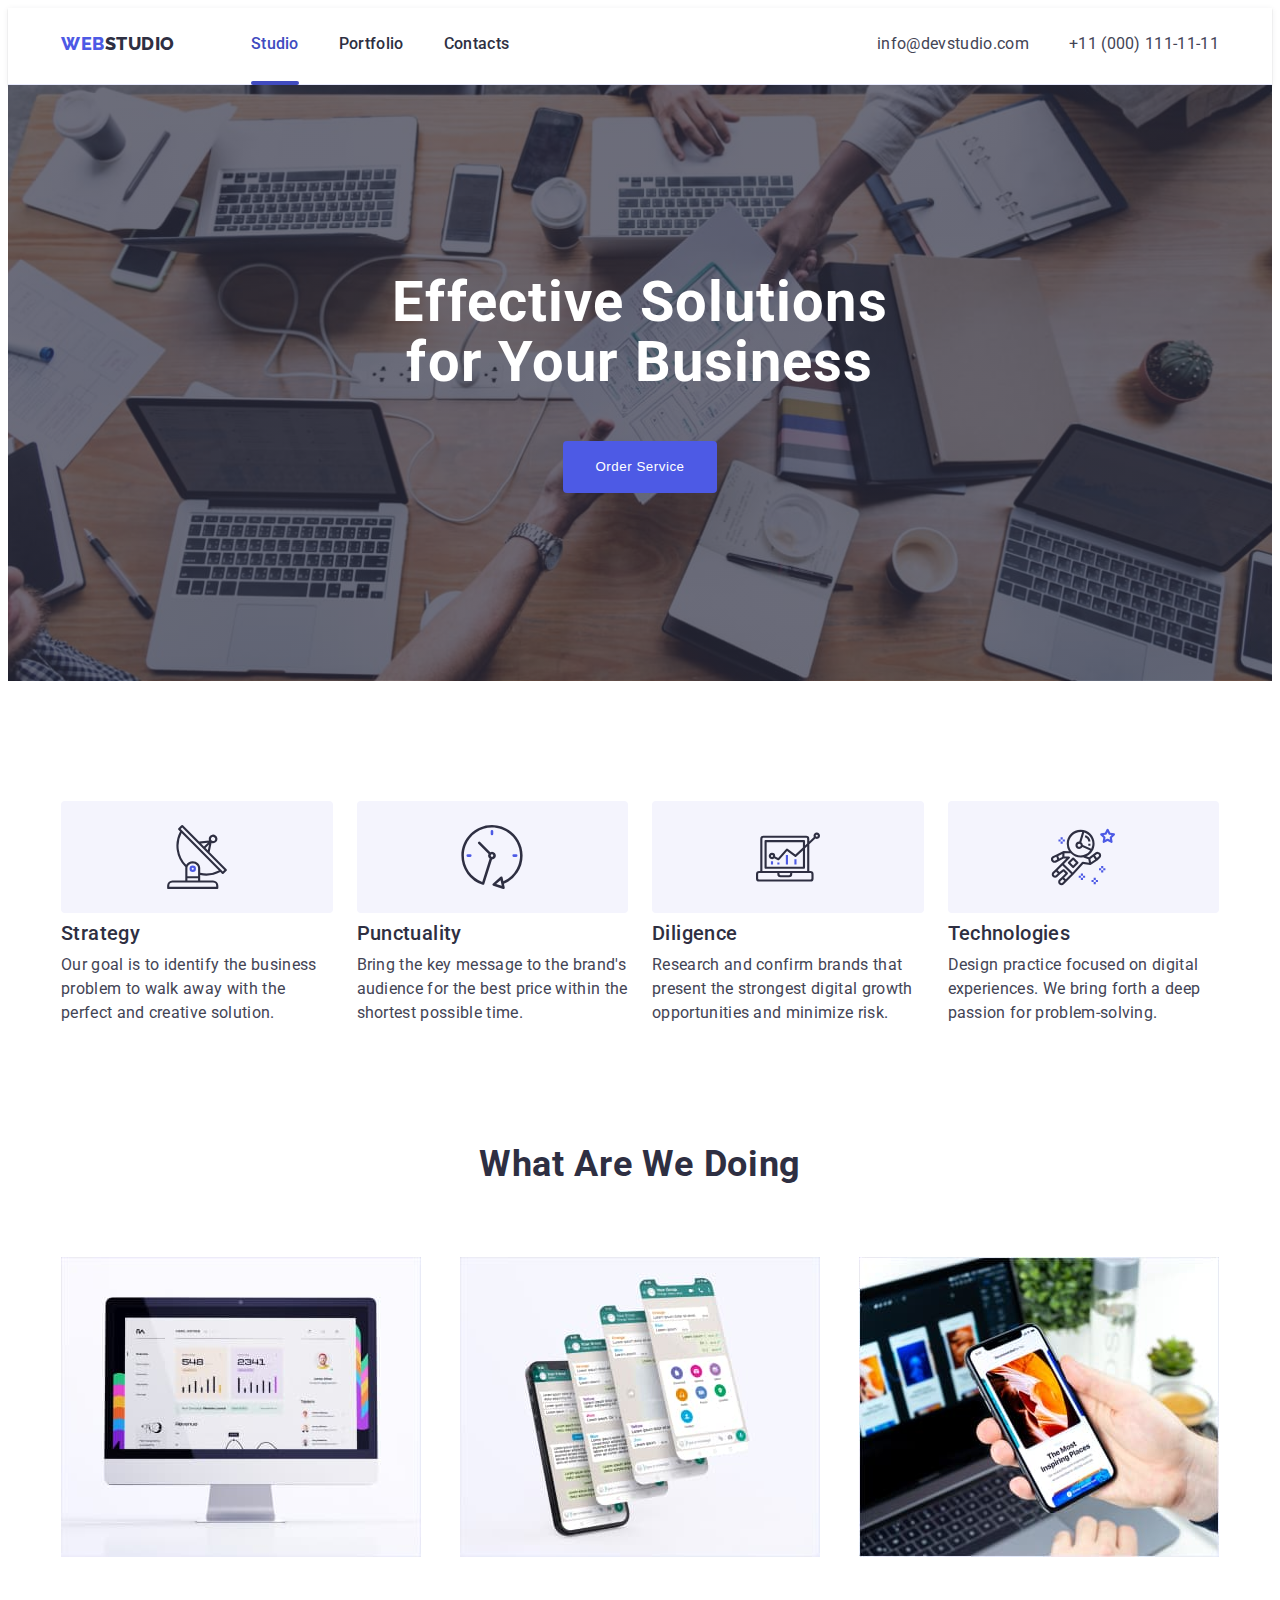
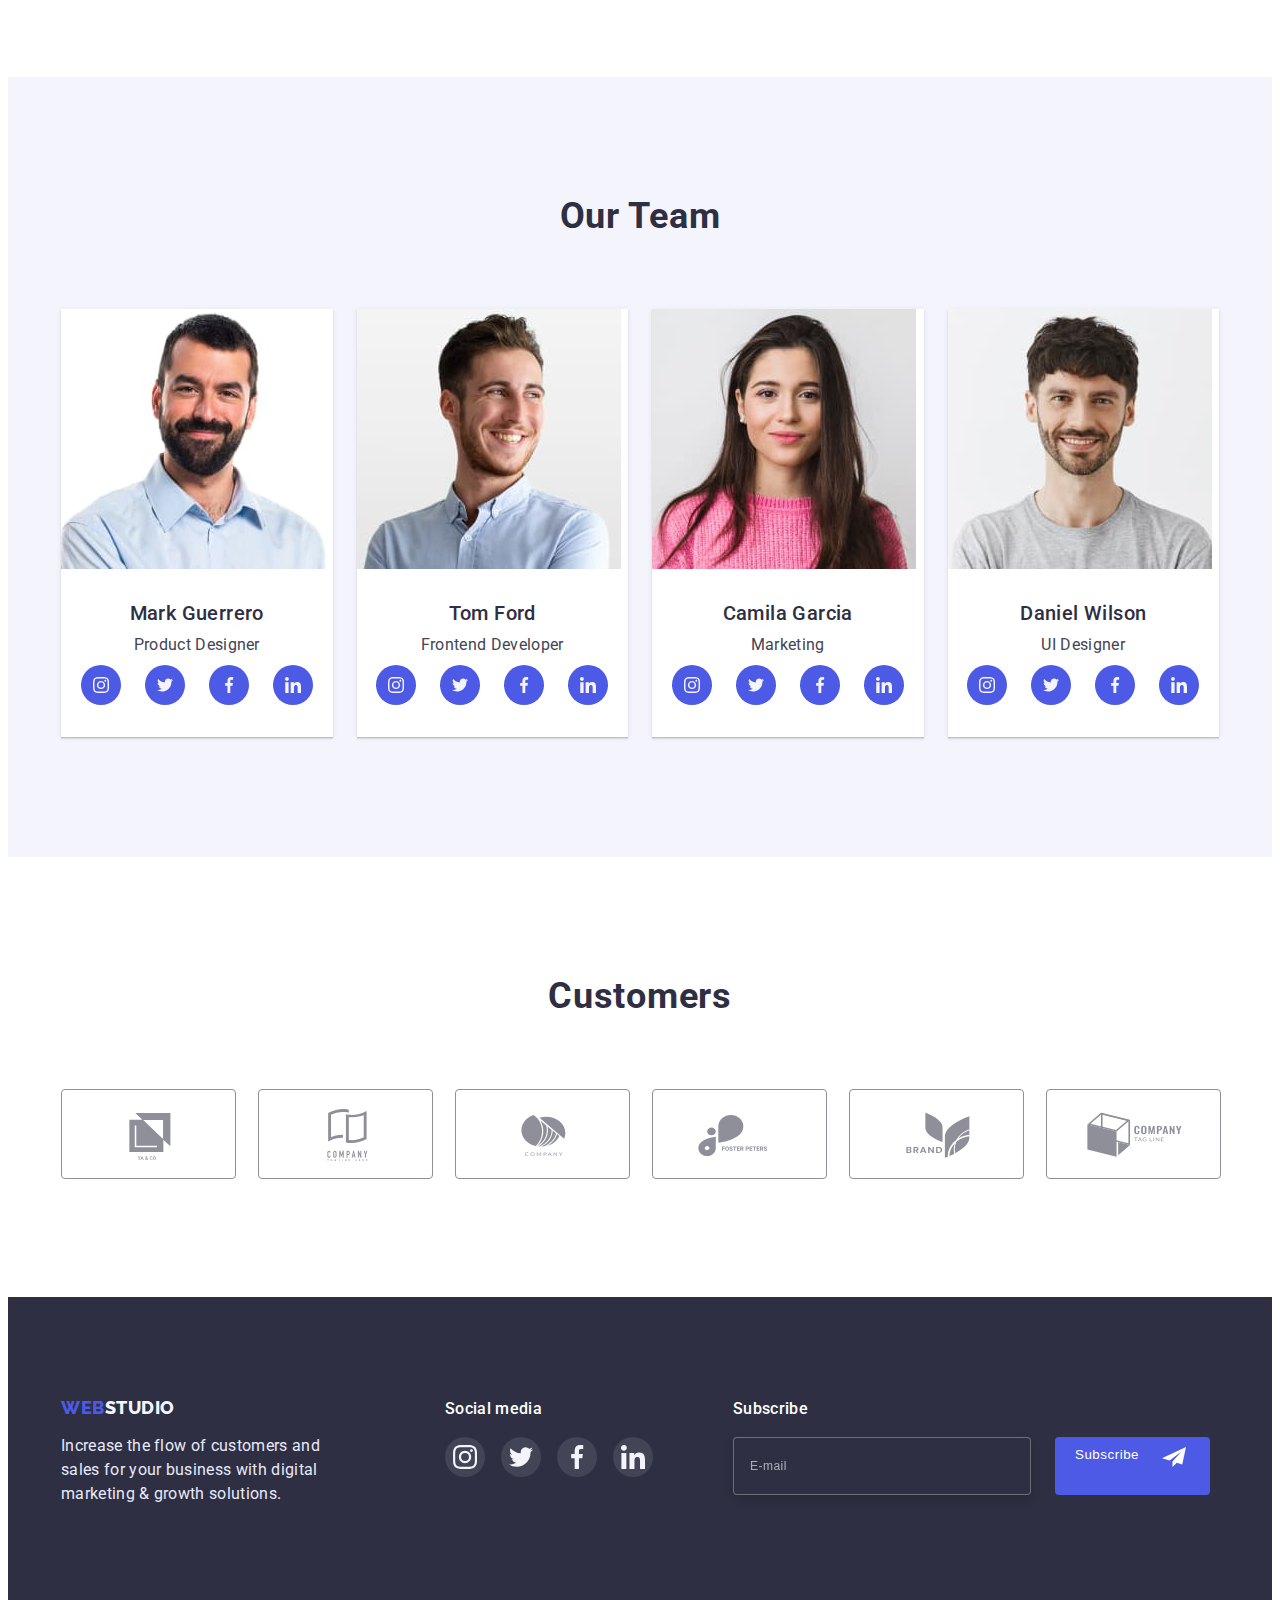
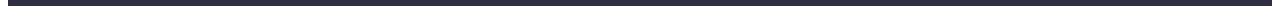
<file: index.html>
<!DOCTYPE html>
<html lang="en">
<head>
    <meta charset="UTF-8">
    <meta http-equiv="X-UA-Compatible" content="IE=edge">
    <meta name="viewport" content="width=device-width, initial-scale=1.0">
    <title>Webstudio</title>
    <!-- FAVICON -->
    <link rel="apple-touch-icon" sizes="180x180" href="./favicon/apple-touch-icon.png">
    <link rel="icon" type="image/png" sizes="32x32" href="./favicon/favicon-32x32.png">
    <link rel="icon" type="image/png" sizes="16x16" href="./favicon/favicon-16x16.png">
    <link rel="manifest" href="./favicon/site.webmanifest">
    <link rel="mask-icon" href="./favicon/safari-pinned-tab.svg" color="#5bbad5">
    <meta name="msapplication-TileColor" content="#da532c">
    <meta name="theme-color" content="#ffffff">
    <!-- FONT-FAMILY -->
    <link rel="preconnect" href="https://fonts.googleapis.com">
    <link rel="preconnect" href="https://fonts.gstatic.com" crossorigin>
    <link href="https://fonts.googleapis.com/css2?family=Raleway:wght@800&family=Roboto:wght@400;500;700;900&display=swap" rel="stylesheet">
    <!-- NORMALIZE -->
    <link rel="stylesheet" href="https://cdnjs.cloudflare.com/ajax/libs/modern-normalize/1.1.0/modern-normalize.min.css" integrity="sha512-wpPYUAdjBVSE4KJnH1VR1HeZfpl1ub8YT/NKx4PuQ5NmX2tKuGu6U/JRp5y+Y8XG2tV+wKQpNHVUX03MfMFn9Q==" crossorigin="anonymous" referrerpolicy="no-referrer" />
    <!-- MAIN-STYLES -->
    <link rel="stylesheet" href="./css/styles.css" />
    <link rel="stylesheet" href="./css/480-mobile.css" />
    <link rel="stylesheet" href="./css/768-tablet.css" />
    <link rel="stylesheet" href="./css/1200-desktop.css" />
</head>
<body>
    <!-- HEADER -->
    <header class="header">
        <div class="container header-container">
            <nav class="header-nav">
                <a class="header-logo link" href="./index.html">Web<span class="header-logo-span">Studio</span></a>
                    <ul class="menu-list">
                        <li class="menu-item list"><a class="menu-active link current" href="./index.html">Studio</a></li>
                        <li class="menu-item list"><a class="menu-link link" href="./portfolio.html">Portfolio</a></li>
                        <li class="menu-item list"><a class="menu-link link" href="#">Contacts</a></li>
                    </ul>
            </nav>
    <!-- CONTACTS -->
            <address>
                <ul class="header-contacts">
                    <li class="contacts-item list"><a class="contacts-link link" href="mailto:info@devstudio.com">info@devstudio.com</a></li>
                    <li class="contacts-item list"><a class="contacts-link link" href="tel:+110001111111">+11 (000) 111-11-11</a></li>            
                </ul>
            </address>
            <button class="menu-open-btn" data-menu-open type="button">
                <svg class="header-btn-icon" width="32" height="22">
                    <use href="./images/sprite.svg#icon-menu-hamburger"></use>
                </svg>
            </button>       
        </div>
    <!-- MOB MENU --> 
        <div class="mob-menu is-hidden" data-menu>
            <div class="container">
                <div>
                    <button class="mob-menu-close-btn" data-menu-close type="button">
                        <svg class="modal-close-btn-icon" width="8" height="8">
                            <use href="./images/sprite.svg#icon-close-modal"></use>
                        </svg>
                    </button>
                    <nav>
                        <ul class="mob-menu-list">
                            <li class="mob-menu-item list"><a class="mob-menu-active link current" href="./index.html">Studio</a></li>
                            <li class="mob-menu-item list"><a class="mob-menu-link link" href="./portfolio.html">Portfolio</a></li>
                            <li class="mob-menu-item list"><a class="mob-menu-link link" href="#">Contacts</a></li>
                        </ul>
                    </nav>
                </div>
                <div>
                    <address>
                        <ul class="mob-menu-contacts">
                            <li class="mob-menu-contacts-item list"><a class="mob-tel-link link" href="tel:+110001111111">+11 (000) 111-11-11</a></li>
                            <li class="mob-menu-contacts-item list"><a class="mob-mail-link link" href="mailto:info@devstudio.com">info@devstudio.com</a></li>
                        </ul>
                    </address>
                    <ul class="mob-soc-list">
                        <li class="mob-soc-item list">
                            <a class="mob-soc-link link" href="#">
                                <svg class="mob-soc-icon" width="24px" height="24px">
                                    <use href="./images/sprite.svg#icon-instagram"></use>
                                </svg>
                            </a>
                        </li>
                        <li class="mob-soc-item list">
                            <a class="mob-soc-link link" href="#">
                                <svg class="mob-soc-icon" width="24px" height="24px">
                                    <use href="./images/sprite.svg#icon-twitter"></use>
                                </svg>
                            </a>
                        </li>
                        <li class="mob-soc-item list">
                            <a class="mob-soc-link link" href="#">
                                <svg class="mob-soc-icon" width="24px" height="24px">
                                    <use href="./images/sprite.svg#icon-facebook"></use>
                                </svg>
                            </a>
                        </li>
                        <li class="mob-soc-item list">
                            <a class="mob-soc-link link" href="#">
                                <svg class="mob-soc-icon" width="24px" height="24px">
                                    <use href="./images/sprite.svg#icon-linkedin"></use>
                                </svg>
                            </a>
                        </li>
                    </ul>
                </div>
            </div>
        </div>
    </header>
    <main>
    <!-- HERO -->
        <section class="hero section">
            <div class="container">
                <h1 class="hero-title">Effective Solutions <span class="hero-cap-let">f</span>or Your Business</h1>
                <button class="hero-btn" type="button" data-modal-open="">Order Service</button>
            </div>
        </section>
    <!-- FEATURES -->
         <section class="features section">
            <div class="container">
                <h2 class="visually-hidden">Features</h2>
                <ul class="features-list">
                    <li class="features-item list">
                        <div class="features-icon-list">
                            <svg class="features-icon">
                                <use href="./images/sprite.svg#icon-antenna"></use>
                            </svg>
                        </div>
                        <h3 class="section-subtitle">Strategy</h3>
                        <p class="section-text">Our goal is to identify the business problem to walk away with the perfect and creative solution. </p>
                    </li>
                    <li class="features-item list">
                        <div class="features-icon-list">
                            <svg class="features-icon">
                                <use href="./images/sprite.svg#icon-clock"></use>
                            </svg>
                        </div>
                        <h3 class="section-subtitle">Punctuality</h3>
                        <p class="section-text">Bring the key message to the brand's audience for the best price within the shortest possible time.</p>
                    </li>
                    <li class="features-item list">
                        <div class="features-icon-list">
                            <svg class="features-icon">
                                <use href="./images/sprite.svg#icon-diagram"></use>
                            </svg>
                        </div>
                        <h3 class="section-subtitle">Diligence</h3>
                        <p class="section-text">Research and confirm brands that present the strongest digital growth opportunities and minimize risk.</p>
                    </li>
                    <li class="features-item list">
                        <div class="features-icon-list">
                            <svg class="features-icon">
                                <use href="./images/sprite.svg#icon-astronaut"></use>
                            </svg>
                        </div>
                        <h3 class="section-subtitle">Technologies</h3>
                        <p class="section-text">Design practice focused on digital experiences. We bring forth a deep passion for problem-solving.</p>
                    </li>
                </ul>
            </div>
        </section>
    <!-- EXAMPLES -->
        <section class="examples section">
            <div class="container">
                <h2 class="section-title">What are we doing</h2>
                <ul class="examples-list">
                    <li class="examples-item list">
                        <img 
                        srcset="./images/our-work/monitor.jpg 1x, ./images/our-work/monitor2x.jpg 2x"
                        src="./images/our-work/monitor.jpg" alt="monitor" width="360" height="300"/></li>
                    <li class="examples-item list">
                        <img 
                        srcset="./images/our-work/screens.jpg 1x, ./images/our-work/screens2x.jpg 2x"
                        src="./images/our-work/screens.jpg" alt="screens" width="360" height="300" /></li>
                    <li class="examples-item list">
                        <img 
                        srcset="./images/our-work/mobile.jpg 1x, ./images/our-work/mobile2x.jpg 2x"
                        src="./images/our-work/mobile.jpg" alt="mobile" width="360" height="300" /></li>
                </ul>
            </div>
        </section>
    <!-- OUR TEAM -->
        <section class="team section">
            <div class="container">
                <h2 class="section-title">Our Team</h2>
                <ul class="team-list container-mini">
                    <li class="team-item list">
                        <img 
                        srcset="./images/our-team/mark-guerrero.jpg 1x, ./images/our-team/mark-guerrero2x.jpg 2x"
                        src="./images/our-team/mark-guerrero.jpg" alt="Mark Guerrero" width="264" height="260" />
                        <div class="team-description">
                            <h3 class="team-section-subtitle">Mark Guerrero</h3>
                            <p class="team-section-text">Product Designer</p>
                            <ul class="team-soc-list">
                                <li class="team-soc-item list">
                                    <a class="team-soc-link link" href="#">
                                        <svg class="team-soc-icon" width="16px" height="16px">
                                            <use href="./images/sprite.svg#icon-instagram"></use>
                                        </svg>
                                    </a>
                                </li>
                                <li class="team-soc-item list">
                                    <a class="team-soc-link link" href="#">
                                        <svg class="team-soc-icon" width="16px" height="16px">
                                            <use href="./images/sprite.svg#icon-twitter"></use>
                                        </svg>
                                    </a>
                                </li>
                                <li class="team-soc-item list">
                                    <a class="team-soc-link link" href="#">
                                        <svg class="team-soc-icon" width="16px" height="16px">
                                            <use href="./images/sprite.svg#icon-facebook"></use>
                                        </svg>
                                    </a>
                                </li>
                                <li class="team-soc-item list">
                                    <a class="team-soc-link link" href="#">
                                        <svg class="team-soc-icon" width="16px" height="16px">
                                            <use href="./images/sprite.svg#icon-linkedin"></use>
                                        </svg>
                                    </a>
                                </li>
                            </ul>
                        </div>
                    </li>
                    <li class="team-item list">
                        <img 
                        srcset="./images/our-team/tom-ford.jpg 1x, ./images/our-team/tom-ford2x.jpg 2x"
                        src="./images/our-team/tom-ford.jpg" alt="Tom Ford" width="264" height="260" />
                        <div class="team-description">
                            <h3 class="team-section-subtitle">Tom Ford</h3>
                            <p class="team-section-text">Frontend Developer</p>
                            <ul class="team-soc-list">
                                <li class="team-soc-item list">
                                    <a href="#" class="team-soc-link">
                                        <svg class="team-soc-icon" width="16px" height="16px">
                                            <use href="./images/sprite.svg#icon-instagram"></use>
                                        </svg>
                                    </a>
                                </li>
                                <li class="team-soc-item list">
                                    <a href="#" class="team-soc-link link">
                                        <svg class="team-soc-icon" width="16px" height="16px">
                                            <use href="./images/sprite.svg#icon-twitter"></use>
                                        </svg>
                                    </a>
                                </li>
                                <li class="team-soc-item list">
                                    <a href="#" class="team-soc-link link">
                                        <svg class="team-soc-icon" width="16px" height="16px">
                                            <use href="./images/sprite.svg#icon-facebook"></use>
                                        </svg>
                                    </a>
                                </li>
                                <li class="team-soc-item list">
                                    <a href="#" class="team-soc-link link">
                                        <svg class="team-soc-icon" width="16px" height="16px">
                                            <use href="./images/sprite.svg#icon-linkedin"></use>
                                        </svg>
                                    </a>
                                </li>
                            </ul>
                        </div>
                    </li>
                    <li class="team-item list">
                        <img 
                        srcset="./images/our-team/camila-garcia.jpg 1x, ./images/our-team/camila-garcia2x.jpg 2x"
                        src="./images/our-team/camila-garcia.jpg" alt="Camila Garcia" width="264" height="260" />
                        <div class="team-description">
                            <h3 class="team-section-subtitle">Camila Garcia</h3>
                            <p class="team-section-text">Marketing</p>
                            <ul class="team-soc-list">
                                <li class="team-soc-item list">
                                    <a class="team-soc-link link" href="#">
                                        <svg class="team-soc-icon" width="16px" height="16px">
                                            <use href="./images/sprite.svg#icon-instagram"></use>
                                        </svg>
                                    </a>
                                </li>
                                <li class="team-soc-item list">
                                    <a class="team-soc-link link" href="#">
                                        <svg class="team-soc-icon" width="16px" height="16px">
                                            <use href="./images/sprite.svg#icon-twitter"></use>
                                        </svg>
                                    </a>
                                </li>
                                <li class="team-soc-item list">
                                    <a class="team-soc-link link" href="#">
                                        <svg class="team-soc-icon" width="16px" height="16px">
                                            <use href="./images/sprite.svg#icon-facebook"></use>
                                        </svg>
                                    </a>
                                </li>
                                <li class="team-soc-item list">
                                    <a class="team-soc-link link" href="#">
                                        <svg class="team-soc-icon" width="16px" height="16px">
                                            <use href="./images/sprite.svg#icon-linkedin"></use>
                                        </svg>
                                    </a>
                                </li>
                            </ul>
                        </div>
                    </li>
                    <li class="team-item list">
                        <img 
                        srcset="./images/our-team/daniel-wilson.jpg 1x, ./images/our-team/daniel-wilson2x.jpg 2x"
                        src="./images/our-team/daniel-wilson.jpg" alt="Daniel Wilson" width="264" height="260" />
                        <div class="team-description">
                            <h3 class="team-section-subtitle">Daniel Wilson</h3>
                            <p class="team-section-text">UI Designer</p>
                            <ul class="team-soc-list">
                                <li class="team-soc-item list">
                                    <a class="team-soc-link link" href="#">
                                        <svg class="team-soc-icon" width="16px" height="16px">
                                            <use href="./images/sprite.svg#icon-instagram"></use>
                                        </svg>
                                    </a>
                                </li>
                                <li class="team-soc-item list">
                                    <a class="team-soc-link link" href="#">
                                        <svg class="team-soc-icon" width="16px" height="16px">
                                            <use href="./images/sprite.svg#icon-twitter"></use>
                                        </svg>
                                    </a>
                                </li>
                                <li class="team-soc-item list">
                                    <a class="team-soc-link link" href="#">
                                        <svg class="team-soc-icon" width="16px" height="16px">
                                            <use href="./images/sprite.svg#icon-facebook"></use>
                                        </svg>
                                    </a>
                                </li>
                                <li class="team-soc-item list">
                                    <a class="team-soc-link link" href="#">
                                        <svg class="team-soc-icon" width="16px" height="16px">
                                            <use href="./images/sprite.svg#icon-linkedin"></use>
                                        </svg>
                                    </a>
                                </li>
                            </ul>
                        </div>
                    </li>
                </ul>
            </div>
        </section>
    <!-- CUSTOMERS -->
        <section class="customers">
            <div class="container">
                <h2 class="section-title">Customers</h2>
                <ul class="customers-list container-mini">
                    <li class="customers-item list">
                        <a class="customers-link link" href="#">
                            <svg class="customer-icon" width="104px" height="56px">
                                <use href="./images/sprite.svg#icon-logo-1"></use>
                            </svg>
                        </a>
                    </li>
                    <li class="customers-item list">
                        <a class="customers-link link" href="#">
                            <svg class="customer-icon" width="104px" height="56px">
                                <use href="./images/sprite.svg#icon-logo-2"></use>
                            </svg>
                        </a>
                    </li>
                    <li class="customers-item list">
                        <a class="customers-link link" href="#">
                            <svg class="customer-icon" width="104px" height="56px">
                                <use href="./images/sprite.svg#icon-logo-3"></use>
                            </svg>
                        </a>
                    </li>
                    <li class="customers-item list">
                        <a class="customers-link link" href="#">
                            <svg class="customer-icon" width="104px" height="56px">
                                <use href="./images/sprite.svg#icon-logo-4"></use>
                            </svg>
                        </a>
                    </li>
                    <li class="customers-item list">
                        <a class="customers-link link" href="#">
                            <svg class="customer-icon" width="104px" height="56px">
                                <use href="./images/sprite.svg#icon-logo-5"></use>
                            </svg>
                        </a>
                    </li>
                    <li class="customers-item list">
                        <a class="customers-link link" href="#">
                            <svg class="customer-icon" width="104px" height="56px">
                                <use href="./images/sprite.svg#icon-logo-6"></use>
                            </svg>
                        </a>
                    </li>
                </ul>
            </div>
        </section>
    </main>
    <!-- FOOTER -->
     <footer class="footer">
        <div class="container footer-container">
            <div class="footer-left-side">
                <a class="footer-logo link" href="./index.html">Web<span class="footer-logo-span">Studio</span></a>
                <p class="footer-text">Increase the flow of customers and sales for your business with digital marketing & growth solutions.</p>
            </div>
            <div class="footer-soc">
                <h2 class="footer-title">Social media</h2>
                <ul class="footer-soc-list">
                    <li class="footer-soc-item list">
                        <a href="#" class="footer-soc-link link">
                            <svg class="footer-icon" width="24px" height="24px">
                                <use href="./images/sprite.svg#icon-instagram"></use>
                            </svg>
                        </a>
                    </li>
                    <li class="footer-soc-item list">
                        <a href="#" class="footer-soc-link link">
                            <svg class="footer-icon" width="24px" height="24px">
                                <use href="./images/sprite.svg#icon-twitter"></use>
                            </svg>
                        </a>
                    </li>
                    <li class="footer-soc-item list">
                        <a href="#" class="footer-soc-link link">
                            <svg class="footer-icon" width="24px" height="24px">
                                <use href="./images/sprite.svg#icon-facebook"></use>
                            </svg>
                        </a>
                    </li>
                    <li class="footer-soc-item list">
                        <a href="#" class="footer-soc-link link">
                            <svg class="footer-icon" width="24px" height="24px">
                                <use href="./images/sprite.svg#icon-linkedin"></use>
                            </svg>
                        </a>
                    </li>
                </ul>
            </div>
            <!-- FOOTER FORM -->
            <div class="footer-form">
                <h2 class="footer-title">Subscribe</h2>
                <form class="footer-subscribe-form">
                    <label class="footer-subscribe-field">
                        <input class="footer-subscribe-input" type="email" name="email" placeholder="E-mail">
                    </label>
                    <div class="footer-btn">
                        <button type="submit" class="footer-subscribe-btn">Subscribe</button>
                            <svg class="footer-subscribe-icon" width="24px" height="24px">
                                <use href="./images/sprite.svg#icon-telegram" ></use>
                            </svg>
                    </div>
                </form>
            </div>
        </div>
    </footer> 
    <!-- MODAL WINDOW -->
    <div class="backdrop is-hidden" data-modal=""> 
        <div class="modal">
            <button type="button" class="modal-close" data-modal-close="">
                <svg class="modal-close-btn-icon" width="8" height="8">
                    <use href="./images/sprite.svg#icon-close-modal"></use>
                </svg>
            </button>
    <!-- MODAL FORM -->
             <p class="modal-title">Leave your contacts and we will call you back</p>
            <form class="modal-form">
                <label class="modal-form-field">
                    <span class="modal-form-input-name">Name</span>
                    <span class="modal-form-input-wrapper">
                        <input type="text" name="user-name" class="modal-form-input" />
                        <svg class="modal-form-input-icon" width="18" height="18">
                            <use href="./images/sprite.svg#icon-person"></use>
                        </svg>
                    </span>
                </label>
                <label class="modal-form-field">
                    <span class="modal-form-input-name">Phone</span>
                    <span class="modal-form-input-wrapper">
                        <input type="tel" name="user-phone" class="modal-form-input" />
                        <svg class="modal-form-input-icon" width="18" height="18">
                            <use href="./images/sprite.svg#icon-phone"></use>
                        </svg>
                    </span>
                </label>
                <label class="modal-form-field">
                    <span class="modal-form-input-name">Email</span>
                    <span class="modal-form-input-wrapper">
                        <input type="email" name="user-email" class="modal-form-input" />
                        <svg class="modal-form-input-icon" width="18" height="18">
                            <use href="./images/sprite.svg#icon-email"></use>
                        </svg>
                    </span>
                </label>
                <label class="modal-form-field textarea">
                    <span class="modal-form-input-name">Comment</span>
                    <textarea class="modal-form-comment" name="user-comment" placeholder="Text input"></textarea>
                </label>
                <input type="checkbox" name="user-policy" id="user-policy" class="modal-form-check visually-hidden">
                <label for="user-policy" class="modal-form-check-text">I accept the terms and conditions of the&nbsp;<a href="" class="modal-link">Privacy Policy</a>
                </label>
                <button type="submit" class="modal-form-submit">Send</button>
            </form>
        </div>
    </div>
    <script src="./js/modal.js"></script> 
    <script src="./js/menu.js"></script>
</body>
</html>
</file>
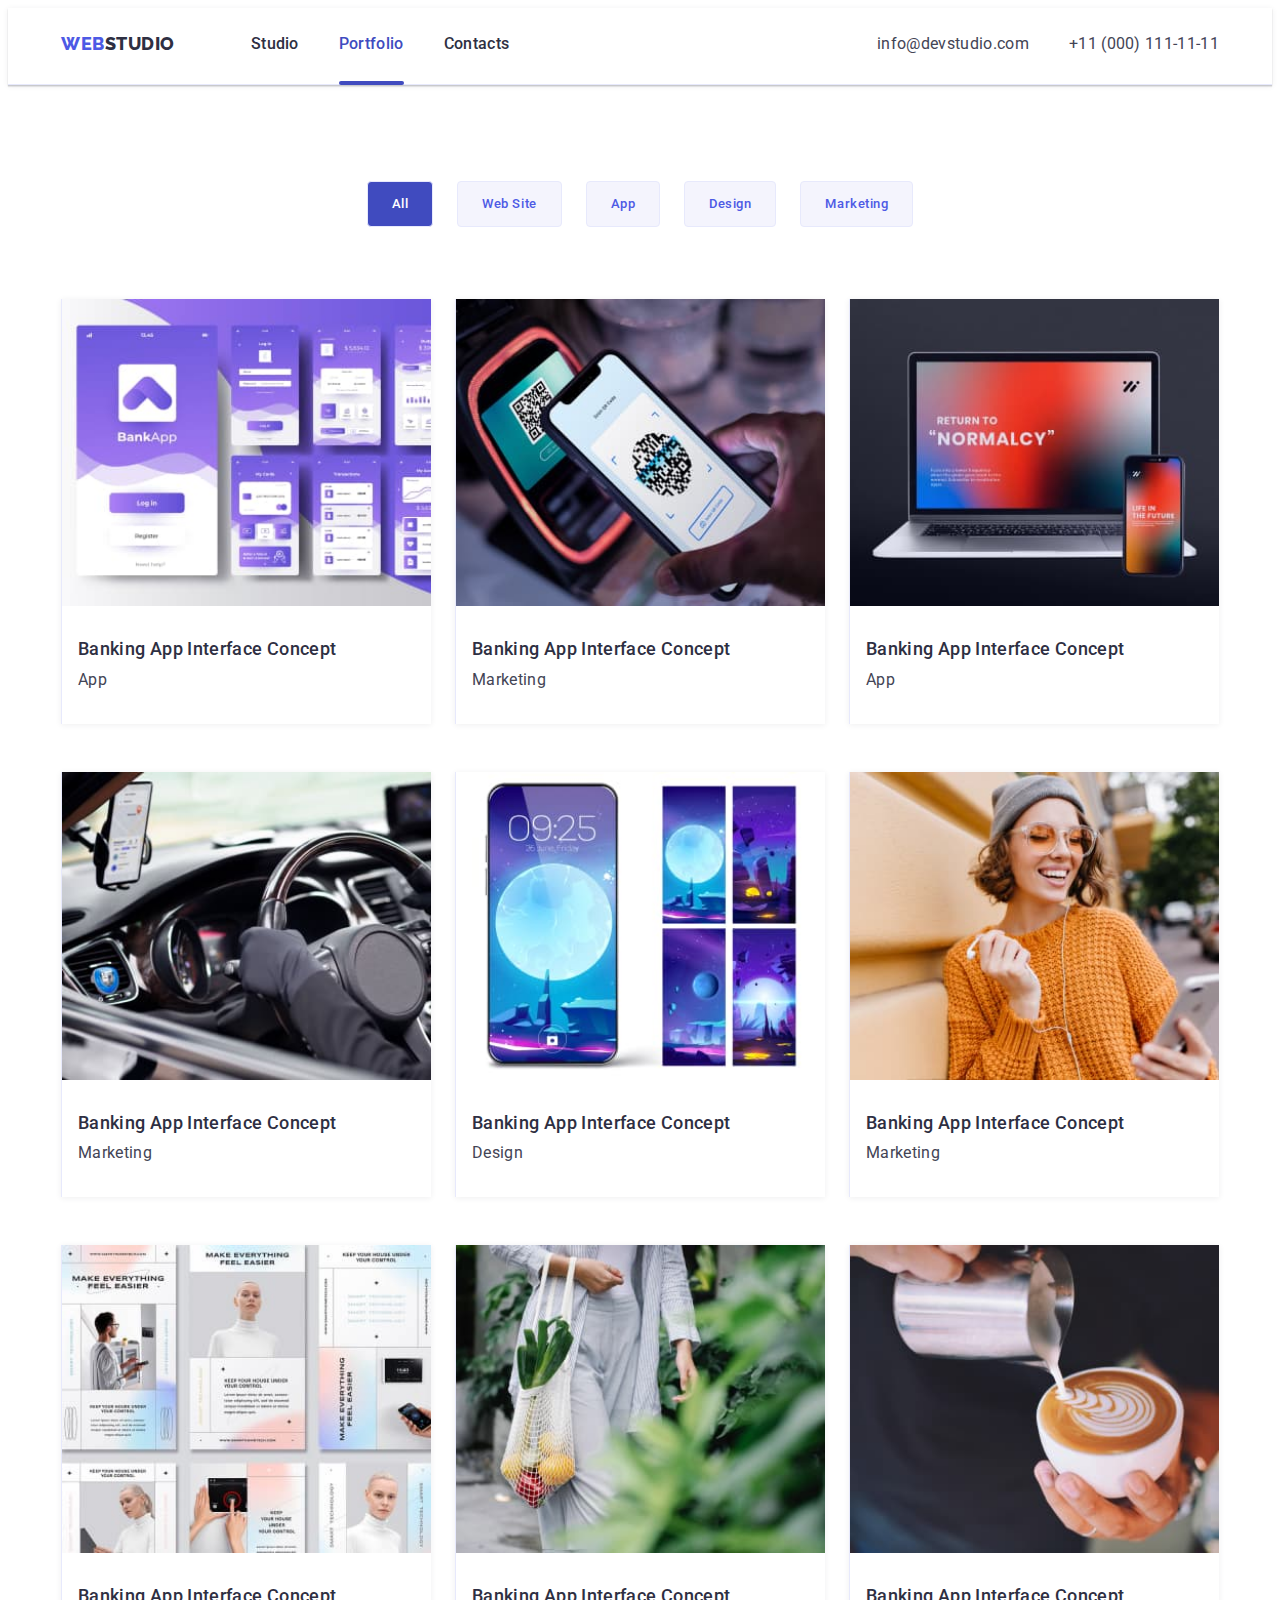
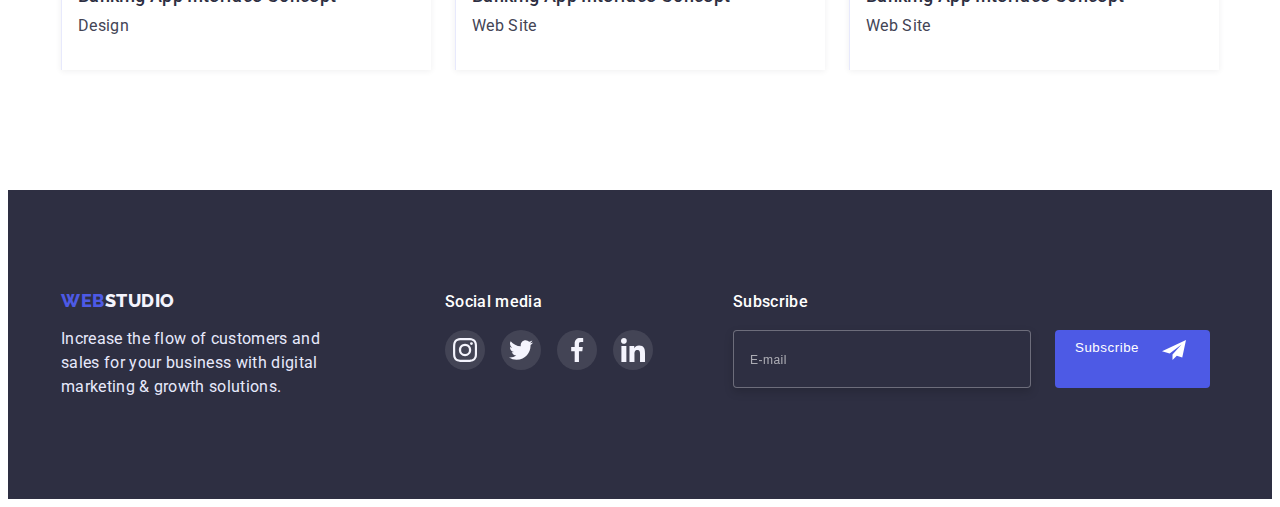
<file: portfolio.html>
<!DOCTYPE html>
<html lang="en">
<head>
    <meta charset="UTF-8">
    <meta http-equiv="X-UA-Compatible" content="IE=edge">
    <meta name="viewport" content="width=device-width, initial-scale=1.0">
    <title>Webstudio</title>
    <!-- FAVICON -->
    <link rel="apple-touch-icon" sizes="180x180" href="./favicon/apple-touch-icon.png">
    <link rel="icon" type="image/png" sizes="32x32" href="./favicon/favicon-32x32.png">
    <link rel="icon" type="image/png" sizes="16x16" href="./favicon/favicon-16x16.png">
    <link rel="manifest" href="./favicon/site.webmanifest">
    <link rel="mask-icon" href="./favicon/safari-pinned-tab.svg" color="#5bbad5">
    <meta name="msapplication-TileColor" content="#da532c">
    <meta name="theme-color" content="#ffffff">
    <!-- FONT-FAMILY -->
    <link rel="preconnect" href="https://fonts.googleapis.com">
    <link rel="preconnect" href="https://fonts.gstatic.com" crossorigin>
    <link href="https://fonts.googleapis.com/css2?family=Raleway:wght@800&family=Roboto:wght@400;500;700;900&display=swap" rel="stylesheet">
    <!-- NORMALIZE -->
    <link rel="stylesheet" href="https://cdnjs.cloudflare.com/ajax/libs/modern-normalize/1.1.0/modern-normalize.min.css" integrity="sha512-wpPYUAdjBVSE4KJnH1VR1HeZfpl1ub8YT/NKx4PuQ5NmX2tKuGu6U/JRp5y+Y8XG2tV+wKQpNHVUX03MfMFn9Q==" crossorigin="anonymous" referrerpolicy="no-referrer" />
    <!-- MAIN-STYLES -->
    <link rel="stylesheet" href="./css/styles.css" />
    <link rel="stylesheet" href="./css/480-mobile.css" />
    <link rel="stylesheet" href="./css/768-tablet.css" />
    <link rel="stylesheet" href="./css/1200-desktop.css" />
</head>
<body>
<!-- HEADER -->
   <header class="header">
        <div class="container header-container">
            <nav class="header-nav">
                <a class="header-logo link" href="./index.html">Web<span class="header-logo-span">Studio</span></a>
                    <ul class="menu-list">
                        <li class="menu-item list"><a class="menu-link link" href="./index.html">Studio</a></li>
                        <li class="menu-item list"><a class="menu-active link current" href="./portfolio.html">Portfolio</a></li>
                        <li class="menu-item list"><a class="menu-link link" href="#">Contacts</a></li>
                    </ul>
            </nav>
<!-- CONTACTS -->
            <address>
                <ul class="header-contacts">
                    <li class="contacts-item list"><a class="contacts-link link" href="mailto:info@devstudio.com">info@devstudio.com</a></li>
                    <li class="contacts-item list"><a class="contacts-link link" href="tel:+110001111111">+11 (000) 111-11-11</a></li>            
                </ul>
            </address>
            <button class="menu-open-btn" data-menu-open type="button">
                <svg class="header-btn-icon" width="32" height="22">
                    <use href="./images/sprite.svg#icon-menu-hamburger"></use>
                </svg>
            </button>       
        </div>
<!-- MOB MENU --> 
        <div class="mob-menu is-hidden" data-menu>
            <div class="container">
                <div>
                    <button class="mob-menu-close-btn" data-menu-close type="button">
                        <svg class="modal-close-btn-icon" width="8" height="8">
                            <use href="./images/sprite.svg#icon-close-modal"></use>
                        </svg>
                    </button>
                    <nav>
                        <ul class="mob-menu-list">
                            <li class="mob-menu-item list"><a class="mob-menu-link link current" href="./index.html">Studio</a></li>
                            <li class="mob-menu-item list"><a class="mob-menu-link link" href="./portfolio.html">Portfolio</a></li>
                            <li class="mob-menu-item list"><a class="mob-menu-active link" href="#">Contacts</a></li>
                        </ul>
                    </nav>
                </div>
                <div>
                    <address>
                        <ul class="mob-menu-contacts">
                            <li class="mob-menu-contacts-item list"><a class="mob-tel-link link" href="tel:+110001111111">+11 (000) 111-11-11</a></li>
                            <li class="mob-menu-contacts-item list"><a class="mob-mail-link link" href="mailto:info@devstudio.com">info@devstudio.com</a></li>
                        </ul>
                    </address>
                    <ul class="mob-soc-list">
                        <li class="mob-soc-item list">
                            <a class="mob-soc-link link" href="#">
                                <svg class="mob-soc-icon" width="24px" height="24px">
                                    <use href="./images/sprite.svg#icon-instagram"></use>
                                </svg>
                            </a>
                        </li>
                        <li class="mob-soc-item list">
                            <a class="mob-soc-link link" href="#">
                                <svg class="mob-soc-icon" width="24px" height="24px">
                                    <use href="./images/sprite.svg#icon-twitter"></use>
                                </svg>
                            </a>
                        </li>
                        <li class="mob-soc-item list">
                            <a class="mob-soc-link link" href="#">
                                <svg class="mob-soc-icon" width="24px" height="24px">
                                    <use href="./images/sprite.svg#icon-facebook"></use>
                                </svg>
                            </a>
                        </li>
                        <li class="mob-soc-item list">
                            <a class="mob-soc-link link" href="#">
                                <svg class="mob-soc-icon" width="24px" height="24px">
                                    <use href="./images/sprite.svg#icon-linkedin"></use>
                                </svg>
                            </a>
                        </li>
                    </ul>
                </div>
            </div>
        </div>
    </header>
    <main>
        <section class="filter section">
            <div class="container">
                <h1 class="visually-hidden">Portfolio</h1>
        <!-- FILTER -->
                    <ul class="filter-list">
                        <li class="filter-item list"><button class="filter-btn filter-current" type="button">All</button></li>
                        <li class="filter-item list"><button class="filter-btn" type="button">Web Site</button></li>
                        <li class="filter-item list"><button class="filter-btn" type="button">App</button></li>
                        <li class="filter-item list"><button class="filter-btn" type="button">Design</button></li>
                        <li class="filter-item list"><button class="filter-btn" type="button">Marketing</button></li>
                    </ul>
        <!-- SECTION -->
                    <ul class="section-list">
                        <li class="section-item list">
                            <a class="section-link link"  href="#">
                                <div class="section-link-overlay">
                                    <picture>
                                        <source srcset="./images/portfolio/desktop/1.jpg 1x, ./images/portfolio/desktop/1desk2x.jpg 2x"
                                                media="(min-width: 1200px)" />

                                        <source srcset="./images/portfolio/tablet/1tabl.jpg 1x, ./images/portfolio/tablet/1tabl2x.jpg 2x"
                                                media="(min-width: 768px)" />

                                        <source srcset="./images/portfolio/mob/1mob.jpg 1x, ./images/portfolio/mob/1mob2x.jpg 2x"
                                                media="(max-width: 767px)" />
                                        <img src="./images/portfolio/desktop/1.jpg" alt="banking-app" width="396" />
                                    </picture>
                                    
                                    <p class="overlay section-text">
                                        14 Stylish and User-Friendly App Design Concepts · Task Manager App · Calorie Tracker App · Exotic Fruit Ecommerce App · Cloud Storage App
                                    </p>
                                </div>
                                <div class="section-discription">
                                    <h2 class="section-subtitle">Banking App Interface Concept</h2>
                                    <p class="section-text">App</p>
                                </div>
                            </a>
                        </li>
                        <li class="section-item list">
                            <a class="section-link link"  href="#">
                                <div class="section-link-overlay">
                                    <picture>
                                        <source srcset="./images/portfolio/desktop/2.jpg 1x, ./images/portfolio/desktop/2desk2x.jpg 2x"
                                                media="(min-width: 1200px)" />

                                        <source srcset="./images/portfolio/tablet/2tabl.jpg 1x, ./images/portfolio/tablet/2tabl2x.jpg 2x"
                                                media="(min-width: 768px)" />

                                        <source srcset="./images/portfolio/mob/2mob.jpg 1x, ./images/portfolio/mob/2mob2x.jpg 2x"
                                                media="(max-width: 767px)" />
                                        <img src="./images/portfolio/desktop/2.jpg" alt="banking-app" width="396" />
                                    </picture>
                                    
                                    <p class="overlay section-text">
                                        14 Stylish and User-Friendly App Design Concepts · Task Manager App · Calorie Tracker App · Exotic Fruit Ecommerce App · Cloud Storage App
                                    </p>
                                </div>
                                <div class="section-discription">
                                    <h2 class="section-subtitle">Banking App Interface Concept</h2>
                                    <p class="section-text">Marketing</p>
                                </div>
                            </a>
                        </li>
                        <li class="section-item list">
                            <a class="section-link link"  href="#">
                                <div class="section-link-overlay">
                                    <picture>
                                        <source srcset="./images/portfolio/desktop/3.jpg 1x, ./images/portfolio/desktop/3desk2x.jpg 2x"
                                                media="(min-width: 1200px)" />

                                        <source srcset="./images/portfolio/tablet/3tabl.jpg 1x, ./images/portfolio/tablet/3tabl2x.jpg 2x"
                                                media="(min-width: 768px)" />

                                        <source srcset="./images/portfolio/mob/3mob.jpg 1x, ./images/portfolio/mob/3mob2x.jpg 2x"
                                                media="(max-width: 767px)" />
                                            <img src="./images/portfolio/desktop/3.jpg" alt="banking-app" width="396" />
                                    </picture>
                                    <p class="overlay section-text">
                                        14 Stylish and User-Friendly App Design Concepts · Task Manager App · Calorie Tracker App · Exotic Fruit Ecommerce App · Cloud Storage App
                                    </p>
                                </div>
                                <div class="section-discription">
                                    <h2 class="section-subtitle">Banking App Interface Concept</h2>
                                    <p class="section-text">App</p>
                                </div>
                            </a>
                        </li>
                        <li class="section-item list">
                            <a class="section-link link"  href="#">
                                <div class="section-link-overlay">
                                    <picture>
                                        <source srcset="./images/portfolio/desktop/4.jpg 1x, ./images/portfolio/desktop/4desk2x.jpg 2x"
                                                media="(min-width: 1200px)" />

                                        <source srcset="./images/portfolio/tablet/4tabl.jpg 1x, ./images/portfolio/tablet/4tabl2x.jpg 2x"
                                                media="(min-width: 768px)" />

                                        <source srcset="./images/portfolio/mob/4mob.jpg 1x, ./images/portfolio/mob/4mob2x.jpg 2x"
                                                media="(max-width: 767px)" />
                                            <img src="./images/portfolio/desktop/4.jpg" alt="banking-app" width="396" />
                                    </picture>
                                    <p class="overlay section-text">
                                        14 Stylish and User-Friendly App Design Concepts · Task Manager App · Calorie Tracker App · Exotic Fruit Ecommerce App · Cloud Storage App
                                    </p>
                                </div>
                                <div class="section-discription">
                                    <h2 class="section-subtitle">Banking App Interface Concept</h2>
                                    <p class="section-text">Marketing</p>
                                </div>
                            </a>
                        </li>
                        <li class="section-item list">
                            <a class="section-link link"  href="#">
                                <div class="section-link-overlay">
                                    <picture>
                                        <source srcset="./images/portfolio/desktop/5.jpg 1x, ./images/portfolio/desktop/5desk2x.jpg 2x"
                                                media="(min-width: 1200px)" />

                                        <source srcset="./images/portfolio/tablet/5tabl.jpg 1x, ./images/portfolio/tablet/5tabl2x.jpg 2x"
                                                media="(min-width: 768px)" />

                                        <source srcset="./images/portfolio/mob/5mob.jpg 1x, ./images/portfolio/mob/5mob2x.jpg 2x"
                                                media="(max-width: 767px)" />
                                            <img src="./images/portfolio/desktop/5.jpg" alt="banking-app" width="396" />
                                    </picture>
                                    
                                    <p class="overlay section-text">
                                        14 Stylish and User-Friendly App Design Concepts · Task Manager App · Calorie Tracker App · Exotic Fruit Ecommerce App · Cloud Storage App
                                    </p>
                                </div>
                                <div class="section-discription">
                                    <h2 class="section-subtitle">Banking App Interface Concept</h2>
                                    <p class="section-text">Design</p>
                                </div>
                            </a>
                        </li>
                        <li class="section-item list">
                            <a class="section-link link"  href="#">
                                <div class="section-link-overlay">
                                    <picture>
                                        <source srcset="./images/portfolio/desktop/6.jpg 1x, ./images/portfolio/desktop/6desk2x.jpg 2x"
                                                media="(min-width: 1200px)" />

                                        <source srcset="./images/portfolio/tablet/6tabl.jpg 1x, ./images/portfolio/tablet/6tabl2x.jpg 2x"
                                                media="(min-width: 768px)" />

                                        <source srcset="./images/portfolio/mob/6mob.jpg 1x, ./images/portfolio/mob/6mob2x.jpg 2x"
                                                media="(max-width: 767px)" />
                                            <img src="./images/portfolio/desktop/6.jpg" alt="banking-app" width="396" />
                                    </picture>
                                    <p class="overlay section-text">
                                        14 Stylish and User-Friendly App Design Concepts · Task Manager App · Calorie Tracker App · Exotic Fruit Ecommerce App · Cloud Storage App
                                    </p>
                                </div>
                                <div class="section-discription">
                                    <h2 class="section-subtitle">Banking App Interface Concept</h2>
                                    <p class="section-text">Marketing</p>
                                </div>
                            </a>
                        </li>
                        <li class="section-item list">
                            <a class="section-link link"  href="#">
                                <div class="section-link-overlay">
                                    <picture>
                                        <source srcset="./images/portfolio/desktop/7.jpg 1x, ./images/portfolio/desktop/7desk2x.jpg 2x"
                                                media="(min-width: 1200px)" />

                                        <source srcset="./images/portfolio/tablet/7tabl.jpg 1x, ./images/portfolio/tablet/7tabl2x.jpg 2x"
                                                media="(min-width: 768px)" />

                                        <source srcset="./images/portfolio/mob/7mob.jpg 1x, ./images/portfolio/mob/7mob2x.jpg 2x"
                                                media="(max-width: 767px)" />
                                            <img src="./images/portfolio/desktop/7.jpg" alt="banking-app" width="396" />
                                    </picture>
                                    
                                    <p class="overlay section-text">
                                        14 Stylish and User-Friendly App Design Concepts · Task Manager App · Calorie Tracker App · Exotic Fruit Ecommerce App · Cloud Storage App
                                    </p>
                                </div>
                                <div class="section-discription">
                                    <h2 class="section-subtitle">Banking App Interface Concept</h2>
                                    <p class="section-text">Design</p>
                                </div>
                            </a>
                        </li>
                        <li class="section-item list">
                            <a class="section-link link"  href="#">
                                <div class="section-link-overlay">
                                    <picture>
                                        <source srcset="./images/portfolio/desktop/8.jpg 1x, ./images/portfolio/desktop/8desk2x.jpg 2x"
                                                media="(min-width: 1200px)" />

                                        <source srcset="./images/portfolio/tablet/8tabl.jpg 1x, ./images/portfolio/tablet/8tabl2x.jpg 2x"
                                                media="(min-width: 768px)" />

                                        <source srcset="./images/portfolio/mob/8mob.jpg 1x, ./images/portfolio/mob/8mob2x.jpg 2x"
                                                media="(max-width: 767px)" />
                                            <img src="./images/portfolio/desktop/8.jpg" alt="banking-app" width="396" />
                                    </picture>
                                    <p class="overlay section-text">
                                        14 Stylish and User-Friendly App Design Concepts · Task Manager App · Calorie Tracker App · Exotic Fruit Ecommerce App · Cloud Storage App
                                    </p>
                                </div>
                                <div class="section-discription">
                                    <h2 class="section-subtitle">Banking App Interface Concept</h2>
                                    <p class="section-text">Web Site</p>
                                </div>
                            </a>
                        </li>
                        <li class="section-item section-item-last list">
                            <a class="section-link section-item-last link"  href="#">
                                <div class="section-link-overlay">
                                    <picture>
                                        <source srcset="./images/portfolio/desktop/9.jpg 1x, ./images/portfolio/desktop/9desk2x.jpg 2x"
                                                media="(min-width: 1200px)" />

                                        <source srcset="./images/portfolio/tablet/9tabl.jpg 1x, ./images/portfolio/tablet/9tabl2x.jpg 2x"
                                                media="(min-width: 768px)" />

                                        <source srcset="./images/portfolio/mob/9mob.jpg 1x, ./images/portfolio/mob/9mob2x.jpg 2x"
                                                media="(max-width: 767px)" />
                                            <img src="./images/portfolio/desktop/9.jpg" alt="banking-app" width="396" />
                                    </picture>
                                    <p class="overlay section-text">
                                        14 Stylish and User-Friendly App Design Concepts · Task Manager App · Calorie Tracker App · Exotic Fruit Ecommerce App · Cloud Storage App
                                    </p>
                                </div>
                                <div class="section-discription">
                                    <h2 class="section-subtitle">Banking App Interface Concept</h2>
                                    <p class="section-text">Web Site</p>
                                </div>
                            </a>
                        </li>
                    </ul>
            </div>
        </section>
    </main>
     <!-- FOOTER -->
     <footer class="footer">
        <div class="container footer-container">
            <div class="footer-left-side">
                <a class="footer-logo link" href="./index.html">Web<span class="footer-logo-span">Studio</span></a>
                <p class="footer-text">Increase the flow of customers and sales for your business with digital marketing & growth solutions.</p>
            </div>
            <div class="footer-soc">
                <h2 class="footer-title">Social media</h2>
                <ul class="footer-soc-list">
                    <li class="footer-soc-item list">
                        <a href="#" class="footer-soc-link link">
                            <svg class="footer-icon" width="24px" height="24px">
                                <use href="./images/sprite.svg#icon-instagram"></use>
                            </svg>
                        </a>
                    </li>
                    <li class="footer-soc-item list">
                        <a href="#" class="footer-soc-link link">
                            <svg class="footer-icon" width="24px" height="24px">
                                <use href="./images/sprite.svg#icon-twitter"></use>
                            </svg>
                        </a>
                    </li>
                    <li class="footer-soc-item list">
                        <a href="#" class="footer-soc-link link">
                            <svg class="footer-icon" width="24px" height="24px">
                                <use href="./images/sprite.svg#icon-facebook"></use>
                            </svg>
                        </a>
                    </li>
                    <li class="footer-soc-item list">
                        <a href="#" class="footer-soc-link link">
                            <svg class="footer-icon" width="24px" height="24px">
                                <use href="./images/sprite.svg#icon-linkedin"></use>
                            </svg>
                        </a>
                    </li>
                </ul>
            </div>
            <!-- FOOTER FORM -->
            <div class="footer-form">
                <h2 class="footer-title">Subscribe</h2>
                <form class="footer-subscribe-form">
                    <label class="footer-subscribe-field">
                        <input class="footer-subscribe-input" type="email" name="email" placeholder="E-mail">
                    </label>
                    <div class="footer-btn">
                        <button type="submit" class="footer-subscribe-btn">Subscribe</button>
                            <svg class="footer-subscribe-icon" width="24px" height="24px">
                                <use href="./images/sprite.svg#icon-telegram" ></use>
                            </svg>
                    </div>
                </form>
            </div>
        </div>
    </footer> 
    <script src="./js/modal.js"></script> 
    <script src="./js/menu.js"></script>
</body>
</html>
</file>
<file: css/styles.css>
:root {
--primary-color: #FFFFFF;
--secondary-color: #2E2F42;
--primary-font: 'Roboto', sans-serif;
--secondary-font: 'Raleway', sans-serif;
--primary-accent-color: #E7E9FC;
--secondary-accent-color: #4D5AE5;
--active-color: #404BBF;
--paragraph-color: #434455;
--light-bgc: #F4F4FD;
--overlay: rgba(46, 47, 66, 0.7);
--shadow-color: 
    0px 1px 6px rgba(46, 47, 66, 0.08), 
    0px 1px 1px rgba(46, 47, 66, 0.16), 
    0px 2px 1px rgba(46, 47, 66, 0.08);
--helper-color: #8E8F99;
--transition-durat-and-funct: 250ms cubic-bezier(0.4, 0, 0.2, 1);

}

body {
    background-color: var(--primary-color);
    font-family: var(--primary-font);
    font-size: 16px;
}

/* ==========RESET========== */

h1, h2, h3, h4, p {
    margin-top: 0;
    margin-bottom: 0;
}

ul, ol {
    margin-top: 0;
    margin-bottom: 0;
    padding-left: 0;
}

img {
    display: block;
    max-width: 100%;
    height: auto;
}

address {
    font-style: normal;
}

button {
    cursor: pointer;
}

.list {
    list-style: none;
}

.link {
    text-decoration: none;
}

/* ==========COMPONENTS========== */

.container {
    width: 100%;
    padding: 0 10px;
    margin: 0 auto;
    /* outline: 1px solid red;     */
}

.section {
    padding-top: 96px;
    padding-bottom: 96px;
    /* outline: 1px solid blue; */
    
}

.section-title {
    font-size: 36px;
    line-height: 1.11;
    letter-spacing: 0.02em;
    text-transform: capitalize;
    color: var(--secondary-color);
    margin-bottom: 72px;
    text-align: center;
}

.section-subtitle {
    text-transform: capitalize;
    font-weight: 500;
    font-size: 25px;
    line-height: 1.5;
    letter-spacing: 0.02em;
    color: var(--secondary-color);
    margin-bottom: 8px;
    text-align: center;
}

.section-text {
    font-weight: 500;
    line-height: 1.5;
    letter-spacing: 0.02em;
    color: var(--paragraph-color);
}

.visually-hidden {
    position: absolute;
    width: 1px;
    height: 1px;
    margin: -1px;
    border: 0;
    padding: 0;
    white-space: nowrap;
    clip-path: inset(100%);
    clip: rect(0 0 0 0);
    overflow: hidden;
  }

/* ==========HEADER========== */

.header {
    padding-top: 20px;
    padding-bottom: 20px;
    border-bottom: 1px solid var(--primary-accent-color);
    box-shadow: var(--shadow-color);
}

.header-container {
    display: flex;
}

.header-nav {
    display: flex;
    align-items: center;
    margin-right: auto;
}

.menu-list {
    display: none;
}

.header-logo {
    font-family: var(--secondary-font);
    font-weight: 800;
    font-size: 18px;
    line-height: 1.33;
    letter-spacing: 0.03em;
    text-transform: uppercase; 
    color: var(--secondary-accent-color);
    margin-right: 70px;
}

.header-logo-span {
    color: var(--secondary-color);
}

.header-btn-icon {
    fill: var(--secondary-color);
}

.menu-open-btn {
    border: none;
    background-color: var(--primary-color);
    cursor: pointer;
}

/* ==========MOB MENU========== */

.mob-menu {
    width: 100%;
    height: 100%;
    position:fixed;
    top: 0;
    background-color: #FFFFFF;
    z-index: 1;
    padding-top: 80px;
    padding-bottom: 40px;
    opacity: 1;
}

.mob-menu.is-hidden {
    opacity: 0;
    visibility: hidden;
    pointer-events: none;  
}

.mob-menu >.container {
    height: 100%;
    display: flex;
    flex-direction: column;
    justify-content:space-between;
    overflow: auto;
    padding: 0 40px;
}

.mob-menu-close-btn {
    width: 24px;
    height: 24px;
    border-radius: 50%;
    background-color: var(--primary-accent-color);
    border: 1px solid rgba(0, 0, 0, 0.1);
    display: flex;
    justify-content: center;
    align-items: center;
    position: absolute;
    top: 40px;
    right: 40px;
    transition: background-color var(--transition-durat-and-funct);
}

.mob-menu-list {
    margin-bottom: 20px; 
}

.mob-menu-item:not(:last-child) {
    margin-bottom: 35px;
}

.mob-menu-active {
    font-weight: 700;
    font-size: 30px;
    line-height: 1.11;
    letter-spacing: 0.02em;
    text-transform: capitalize;
    color: var(--active-color);
}

.mob-menu-link {
    font-weight: 700;
    font-size: 30px;
    line-height: 1.11;
    letter-spacing: 0.02em;
    text-transform: capitalize;
    color: var(--secondary-color);
}

.mob-tel-link {
    font-weight: 600;
    font-size: 25px;
    line-height: 1.11;
    text-transform: capitalize;
    color: var(--secondary-accent-color);
    margin-bottom: 35px;
    display: block;
}

.mob-mail-link {
    font-weight: 500;
    font-size: 20px;
    line-height: 1.2;
    letter-spacing: 0.02em;
    color: var(--paragraph-color);
}

.mob-soc-list {
    margin-top: 40px;
    display: flex;
    gap: 30px;
}

.mob-soc-item {
    width: 40px;
    height: 40px;
}

.mob-soc-link {
    width: 100%;
    height: 100%;
    background-color: var(--secondary-accent-color);
    display: flex;
    justify-content: center;
    align-items: center;
    border-radius: 50%;
    transition: background-color var(--transition-durat-and-funct);
    padding: 8px;
}

.mob-soc-icon {
    fill: var(--light-bgc);
}

/* ==========CONTACTS========== */

.header-contacts {
    display: none;
}

.mob-menu-btn {
    padding: 0;
    border: none;
    background-color: #fff;
    text-align: center;
}


/* ==========HERO========== */

.hero {
    max-width: 1440px;
    background-color: var(--secondary-color);
    padding-top: 112px;
    padding-bottom: 108px;
    text-align: center;
    background-image: 
    linear-gradient(var(--overlay), var(--overlay)),
    url(../images/hero/hero-bcg-mob.jpg);
    background-repeat: no-repeat;
    background-size: cover;
    background-position: center;
    margin: 0 auto;
}

@media (min-device-pixel-ratio: 2),
  (min-resolution: 192dpi),
  (min-resolution: 2dppx) {
    .hero {        
        background-image: 
        linear-gradient(var(--overlay), var(--overlay)),
        url(../images/hero/hero-bcg-mob-2x.jpg);
  }
}


.hero-title {
    max-width: 500px;
    font-size: 30px;
    line-height: 1.11;
    letter-spacing: 0.02em;
    color: var(--primary-color);
    margin-left: auto;
    margin-right: auto;
}

.hero-cap-let {
    text-transform: capitalize;
}

.hero-btn {
    font-weight: 500;
    line-height: 1.5;
    letter-spacing: 0.04em;
    color: var(--primary-color);
    background-color: var(--secondary-accent-color);
    margin-top: 72px;
    border-radius: 4px;
    padding: 16px 32px;
    border: none;
    transition: background-color var(--transition-durat-and-funct);
}

.hero-btn:hover,
.hero-btn:active,
.hero-btn:focus {
    background-color: var(--active-color);
}

/* ========== FEATURES ========== */

.features {
    padding-bottom: 96px;
}

.features-icon-list {
    display: none;
}

.features-list {
    display: flex;
    flex-wrap: wrap;
    gap: 72px;
}

.features-item {
    width: 100%;
}


/* ========== EXAMPLES ========== */

.examples {
    display: none;
}

/* ========== OUR TEAM ========== */

.container-mini {
    width: 100%;
    padding: 0 0;
    margin: 0 auto;
}

.team {
    background-color: var(--light-bgc);
    padding-bottom: 128px;
}

.team-list {
    display: flex;
    flex-wrap: wrap;
    gap: 72px;
    justify-content: center;
}

.team-item {
   background-color: var(--primary-color);
   text-align: center; 
   box-shadow: var(--shadow-color);
}

.team-section-subtitle {
    font-weight: 500;
    font-size: 20px;
    line-height: 1.2;
    text-align: center;
    letter-spacing: 0.02em;
    color: var(--secondary-color);
    margin-bottom: 8px;
}

.team-section-text {
    line-height: 1.5;
    letter-spacing: 0.02em;
    text-align: center;
    color: var(--paragraph-color);
}


.team-description {
    padding: 32px 16px;
}

.team-soc-list {
    display: flex;
    justify-content: center;
    gap: 24px;
    margin-top: 8px;
}

.team-soc-item {
    width: 40px;
    height: 40px;
}

.team-soc-link {
    width: 100%;
    height: 100%;
    background-color: var(--secondary-accent-color);
    display: flex;
    justify-content: center;
    align-items: center;
    border-radius: 50%;
    transition: background-color var(--transition-durat-and-funct);
}

.team-soc-link:is(:hover, :focus, :active) {
    background-color: var(--active-color);
}

.team-soc-icon {
    fill: var(--light-bgc);
}

/* ========== CUSTOMERS ========== */

.customers {
    padding-top: 96px;
    padding-bottom: 96px;
}

.customers-list {
    display: flex;
    flex-wrap: wrap;
    column-gap: 16px;
    row-gap: 72px;
    /* margin-top: 72px; */
}

.customers-item {
    width: calc((100% - 16px)/2);
    height: 88px;
}

.customers-link {
    width: 100%;
    height: 100%;
    display: flex;
    border: 1px solid var(--helper-color);
    border-radius: 4px;
    justify-content: center;
    align-items: center;
    color: var(--helper-color);
    transition: color var(--transition-durat-and-funct), border var(--transition-durat-and-funct);
}

.customer-icon {
    fill: currentColor;
}

.customers-link:is(:hover, :focus, :active) {
    border: 1px solid var(--active-color);
    color: var(--active-color);
}

/* ========== FOOTER========== */

.footer {
    background-color: var(--secondary-color);
    padding-top: 96px;
    padding-bottom: 96px;
}

.footer-container {
    display: flex;
    flex-wrap: wrap;
    gap: 72px;
    justify-content: center;    
}

.footer-logo {
    font-family: var(--secondary-font);
    font-weight: 800;
    font-size: 18px;
    line-height: 1.17;
    letter-spacing: 0.03em;
    text-transform: uppercase;
    color: var(--secondary-accent-color);
    justify-content: center;
    
    display: flex;
    justify-content: center;
}

.footer-logo-span {
    color: var(--light-bgc);
}

.footer-text {
    color: var(--primary-accent-color);
    margin-top: 16px;
    width: 268px;
    line-height: 1.5;
    letter-spacing: 0.02em;
}

.footer-title {
    font-weight: 500;
    font-size: 16px;
    line-height: 1.5;
    letter-spacing: 0.02em;
    color: var(--primary-color);
    text-align: center;
}

.footer-soc-list {
    display: flex;
    justify-content: center;
    gap: 16px;
    margin-top: 16px;
}

.footer-soc-item {
    width: 40px;
    height: 40px;
}

.footer-soc-link {
    width: 100%;
    height: 100%;
    background-color: rgba(255, 255, 255, 0.1);;
    display: flex;
    border-radius: 50%;
    justify-content: center;
    align-items: center;
    transition: background-color var(--transition-durat-and-funct);
}

.footer-icon {
    fill: var(--light-bgc);
}

.footer-soc-link:is(:hover, :focus, :active) {
    background-color: #31D0AA;
}

/* ========== FOOTER FORM ========== */


.footer-subscribe-form {
    margin-top: 16px;
    display: flex;
    flex-wrap: wrap;
    gap: 16px;
    justify-content: center;    
}

.footer-subscribe-input {
    width: 300px;
    min-height: 40px;
    letter-spacing: 0.04em;
    padding: 8px 16px;
    border: 1px solid rgba(255, 255, 255, 0.3);
    filter: drop-shadow(0px 4px 4px rgba(0, 0, 0, 0.15));
    border-radius: 4px;
    background-color: var(--secondary-color);
    color: var(--primary-color);
    
}

.footer-subscribe-input::placeholder {
    font-size: 12px;
    line-height: 2.0;
    letter-spacing: 0.04em;
    color: rgba(255, 255, 255, 0.6);
}

.footer-btn {
    position: relative;
}

.footer-subscribe-btn {
    min-width: 155px;
    letter-spacing: 0.04em;
    color: var(--primary-color);
    background: var(--secondary-accent-color);
    border-radius: 4px;
    border: none;
    display: inline-flex;
    gap: 16px;
    padding: 8px 20px;
    text-align: center;
    font-weight: 500;
    line-height: 1.5;    
}

.footer-subscribe-icon {
    position: absolute;
    right: 24px;
    top: 8px;
}

/* ========== MODAL WINDOW ========== */

.backdrop {
    position: fixed;
    top: 0;
    left: 0;
    z-index: 100;
    width: 100%;
    height: 100%;
    background-color: rgba(46, 47, 66, 0.4);
    transition: 
    opacity var(--transition-durat-and-funct), 
    visibility var(--transition-durat-and-funct);
}

.modal {
    width: 300px;
    min-height: 584px;
    background-color: #FCFCFC; 
    box-shadow: 
    0px 1px 1px rgba(0, 0, 0, 0.14), 
    0px 1px 3px rgba(0, 0, 0, 0.12), 
    0px 2px 1px rgba(0, 0, 0, 0.2);
    border-radius: 4px;
    position: absolute;
    top: 50%;
    left: 50%;
    transform: translate(-50%, -50%);
    padding: 72px 16px 24px;
}

.backdrop.is-hidden {
    opacity: 0;
    visibility: hidden;
    pointer-events: none;
}

.modal-close {
    width: 24px;
    height: 24px;
    border-radius: 50%;
    background-color: var(--primary-accent-color);
    border: 1px solid rgba(0, 0, 0, 0.1);
    display: flex;
    justify-content: center;
    align-items: center;
    position: absolute;
    top: 20px;
    right: 20px;
    transition: background-color var(--transition-durat-and-funct);
}

.modal-close:is(:hover, :focus) {
    fill: var(--primary-color);
    background-color: var(--active-color);
}

/*========== MODAL FORM ========== */

.modal-title {
    font-weight: 500;
    font-size: 12px;
    line-height: 1.5;
    text-align: center;
    letter-spacing: 0.02em;
    color: var(--secondary-color);

    text-align: center;
    margin-bottom: 14px;
}

.modal-form {
    display: flex;
    flex-direction: column;
}

.modal-form-field {
    margin-bottom: 8px;
}

.modal-form-input-name {
    display: block;
    font-size: 12px;
    line-height: 1.33;
    letter-spacing: 0.04em;
    color: var(--helper-color);
    margin-bottom: 4px;
}

.modal-form-input-wrapper {
    position: relative;
    display: block;
}

.modal-form-input {
    width: 100%;
    height: 40px;
    border: 1px solid rgba(33, 33, 33, 0.2);
    border-radius: 4px;
    padding-left: 38px;
    color: black;
    transition: border-color var(--transition-durat-and-funct);
}

.modal-form-input-icon {
    display: block;
    position: absolute;
    top: 50%;
    transform: translate(0, -50%);
    left: 16px;
    transition: var(--transition-durat-and-funct);
}

.textarea {
    margin-bottom: 16px;
}

.modal-form-input:focus {
    border: 1px solid var(--secondary-accent-color);
    outline: none;
}

.modal-form-input:focus + .modal-form-input-icon {
    fill: var(--secondary-accent-color);
}

.modal-form-comment {
    display: block;
    width: 100%;
    height: 120px;
    resize: none;
    border: 1px solid rgba(33, 33, 33, 0.2);
    border-radius: 4px;
    padding: 8px 16px;
    transition: border-color var(--transition-durat-and-funct);
}

.modal-form-comment::placeholder {
    font-size: 12px;
    line-height: 1.33;
    letter-spacing: 0.04em;
    color: rgba(117, 117, 117, 0.5);
}

.modal-form-comment:focus {
    border: 1px solid var(--secondary-accent-color);
    outline: none;
}

.modal-form-check-text {
    display: flex;
    align-items: center;
    font-size: 9px;
    line-height: 1.33;
    letter-spacing: 0.04em;
    color: #757575;
    margin-bottom: 24px;
}

.modal-form-check-text::before {
    display: block;
    border: 1.25px solid var(--secondary-color);
    border-radius: 2px;
    width: 10px;
    height: 10px;
    content: '';
    cursor: pointer;
    margin-right: 6px;
}

.modal-form-check:checked + .modal-form-check-text::before {
    background-color: var(--active-color);
    background-image: url(../images/modal/vector.svg);
    background-repeat: no-repeat;
    background-position: 50% 50%;
}

.modal-form-check:focus + .modal-form-check-text::before {
   border: 1.25px solid var(--secondary-accent-color);
}

.modal-link {
    color: var(--secondary-accent-color);
}

.modal-form-submit {
    min-width: 160px;
    font-weight: 500;
    line-height: 1.5;
    letter-spacing: 0.04em;
    color: var(--primary-color);
    background-color: var(--secondary-accent-color);
    box-shadow: 0px 4px 4px rgba(0, 0, 0, 0.15);
    border: none;
    border-radius: 4px;
    
    padding: 13px 32px;
    align-self: center;
    transition: background-color outline var(--transition-durat-and-funct);
}

.modal-form-submit:hover,
.modal-form-submit:active,
.modal-form-submit:focus {
    background-color: var(--active-color);
    outline: none;
}


/* ========== PORTFOLIO ========== */
/* ========== FILTER ========== */

.filter {
    padding-top: 48px;
    padding-bottom: 48px;
}

.filter-list {
    display: flex;
    justify-content: left;
    flex-wrap: wrap;
    row-gap: 16px;
    column-gap: 24px;
    margin-bottom: 48px;
}

.filter-btn {
    font-family: var(--primary-font);
    font-weight: 500;
    line-height: 1.5;
    letter-spacing: 0.04em;
    background-color: var(--light-bgc);
    color: var(--secondary-accent-color);
    border-radius: 4px;
    border: 1px solid var(--primary-accent-color);
    padding: 8px 16px;
    transition: 
    background-color var(--transition-durat-and-funct), 
    color var(--transition-durat-and-funct), 
    box-shadow var(--transition-durat-and-funct),
}

.filter-btn:hover,
.filter-btn:active,
.filter-btn:focus {
    background-color: var(--active-color);
    color: var(--primary-color);
    box-shadow: 
    0px 3px 1px rgba(0, 0, 0, 0.1), 
    0px 2px 1px rgba(0, 0, 0, 0.08), 
    0px 2px 2px rgba(0, 0, 0, 0.12);
}

.filter-current {
    background-color: var(--active-color);
    color: var(--primary-color);
}

/* ========== SECTION ========== */

.section-list {
    display: flex;
    column-gap: 24px;
    row-gap: 48px;
    flex-wrap: wrap;
    justify-content: center;
}

.section-link {
    display: block;
    box-shadow: 0px 1px 6px rgba(46, 47, 66, 0.08);
    border-left: 1px solid var(--primary-accent-color);
    transition: box-shadow var(--transition-durat-and-funct);
}

.section-discription{
    padding-top: 32px ;
    padding-bottom: 32px;
    padding-left: 16px;
}

.section-discription >.section-subtitle {
    font-size: 18px;
    line-height: 1.2;
    text-align: left;
}

.overlay {
    display: none;
}
</file>
<file: css/480-mobile.css>
/* 480 */

 @media screen and (min-width: 428px) and (max-width: 768px) {

    .container {
        padding: 0 16px;
        width: 428px;
    }

    /* ==========HEADER========== */

    .header {
        padding-top: 24px;
        padding-bottom: 24px;
    }

     /* ==========HERO========== */

    .hero {
        padding-bottom: 112px;
        background-image: 
        linear-gradient(var(--overlay), var(--overlay)),
        url(../images/hero/hero-bcg-tablet.jpg);
        background-size: cover;
    }

    @media (min-device-pixel-ratio: 2),
        (min-resolution: 192dpi),
        (min-resolution: 2dppx) {
        .hero {        
                background-image: 
                linear-gradient(var(--overlay), var(--overlay)),
                url(../images/hero/hero-bcg-tablet-2x.jpg);
        }
    }

    .hero-title {
        max-width: 320px;
        font-weight: 700;
        font-size: 36px;
    }

    /* ==========MOB MENU========== */

    .mob-menu {
        padding-top: 80px;
    }

    .mob-menu-close-btn {
        top: 40px;
        right: 40px;
    }

    .mob-menu >.container {
        padding: 0 40px;
    }

    .mob-menu-item:not(:last-child) {
        margin-bottom: 40px;
    }

    .mob-menu-active {
        font-size: 36px;
    }

    .mob-menu-link {
        font-size: 36px;
    }

    .mob-tel-link {
        font-size: 36px;
    }

    .mob-soc-list {
        margin-top: 48px;
        gap: 56px;
    }

    /* ==========FEATURES========== */

    .section-subtitle {
        font-weight: 700;
        font-size: 36px;
        line-height: 1.1;  
    }

/* ========== EXAMPLES ========== */
    

/* ========== OUR TEAM ========== */


/* ========== CUSTOMERS ========== */



/* ========== FOOTER ========== */



/* ========== FOOTER FORM========== */

    .footer-subscribe-input {
        width: 396px;    
    }

    .footer-subscribe-btn {
        min-width: 165px;
        padding: 8px 24px;
    }

/* ========== MODAL WINDOW ========== */
    .modal {
        width: 392px;
        min-height: 586px; 
    }

    .modal-close {
        top: 24px;
        right: 24px;
    }

/* ========== MODAL FORM ========== */

    .modal-title {
        font-size: 16px;
    }

    .modal-form-check-text::before {
        width: 16px;
        height: 16px;
        margin-right: 8px;
    }

    .modal-form-check-text {
        font-size: 12px;
    }

    .modal-form-submit {
        min-width: 169px;
        padding: 16px 32px;
    }

/* ========== PORTFOLIO ========== */
/* ========== FILTER ========== */

    .filter-list {
        width: 270px;
    }

/* ========== SECTION ========== */

    .section-discription >.section-subtitle {
        font-weight: 700;
        font-size: 20px;   
    }

    .section-discription >.section-text {
        font-weight: 400;
    }

 }
</file>
<file: css/768-tablet.css>
/* 768px */

@media screen and ( min-width: 768px) {

     .container {
        width: 768px;
    }

    /* ==========HEADER========== */

    .header {
        padding-bottom: 22px;
    }

    .header-nav {
        align-items: center;
    }

    .menu-list {
        display: flex;
        align-items: center;
        gap: 40px;
    }
    
    .menu-link {
        font-weight: 500;
        line-height: 1.5;
        letter-spacing: 0.02em;
        color: var(--secondary-color);
        transition: color var(--transition-durat-and-funct);
    }

    .menu-link:hover,
    .menu-link:active,
    .menu-link:focus {
        color: var(--active-color);
    } 

    .menu-open-btn {
        display: none;
    }

    .mob-menu {
        display: none;
    }

    .menu-active {
        font-weight: 500;
        line-height: 1.5;
        letter-spacing: 0.02em;
        color: var(--secondary-accent-color);
        margin-bottom: 18px;
    }

    .current {
        color: var(--active-color);
        position: relative;
    }

    .current::after {
        content: '';
        position: absolute;
        left: 0;
        bottom: -34px;
        width: 100%;
        height: 4px;
        border-radius: 2px;
        background-color: var(--active-color);
    }

/* ==========CONTACTS========== */

    .header-contacts {
        display: flex;
        gap: 4px;
        flex-wrap: wrap;
        flex-direction: column;
    }

    .contacts-link {
        font-weight: 400;
        font-size: 12px;
        line-height: 1.33;
        letter-spacing: 0.04em;
        color: var(--paragraph-color);
        transition: color var(--transition-durat-and-funct);
    }

    .contacts-link:hover,
    .contacts-link:active,
    .contacts-link:focus {
        color: var(--active-color);
    } 

    

/* ==========HERO========== */

    .hero {
        padding-bottom: 108px;
        background-image: 
            linear-gradient(var(--overlay), var(--overlay)),
            url(../images/hero/hero-bcg.jpg);
    }

    @media (min-device-pixel-ratio: 2),
    (min-resolution: 192dpi),
    (min-resolution: 2dppx) {
        .hero {
            background-image: 
                linear-gradient(var(--overlay), var(--overlay)),
                url(../images/hero/hero-bcg-2x.jpg);
        }
    }

    .hero-title {
        max-width: 500px;
        font-size: 56px;
        line-height: 1.07;
    }

    .hero-cap-let {
        text-transform: none;
    }

    .hero-btn {
        margin-top: 40px;
    }

    /* ==========FEATURES========== */

    .section-subtitle {
        text-align: left;
    }
    
    .features-list {
        column-gap: 24px;
    }

    .features-item {
        flex-basis: calc((100% - 24px)/2);
        margin-bottom: 0px;
    }

    /* ========== EXAMPLES ========== */


    /* ========== OUR TEAM ========== */
    
    .team {
        padding-bottom: 104px; 
    }

    .team-list {
        column-gap: 24px;
        row-gap: 64px;
        justify-content: center;
    }

    .team-item {
        flex-basis: calc((100% - 584px) /2 );
    }

    /* ========== CUSTOMERS ========== */

    .customers-list {
        display: flex;
        flex-wrap: wrap;
        column-gap: 24px;
        row-gap: 72px;
        justify-content: center;
    }
    
    .customers-item {
        width: calc((100% - 234px) / 3);
        height: 88px;
    }

    /* ========== FOOTER ========== */

    .footer-container {
        row-gap: 72px;
        column-gap: 24px;
        justify-content: start;
    }

    .footer-logo {
        justify-content: left;
    }

    .footer-title {
        text-align: left;
    }

    /* ========== FOOTER FORM ========== */
    
    .footer-form {
        margin-left: 108px;
    }

    .footer-subscribe-field {
        justify-content: left;
    }

    .footer-subscribe-input {
        width: 264px;
    }

    .footer-subscribe-form {
        justify-content: left;
        gap: 24px;
    }

    .footer-left-side {
        margin-left: 108px;
    }

/* ========== MODAL WINDOW ========== */

    .modal {
        width: 408px;
        min-height: 586px;
        padding: 72px 25px 24px 23px;
    }

/* ========== MODAL FORM ========== */

    .modal-title {
        margin-bottom: 16px;
    }

/* ========== PORTFOLIO ========== */
/* ========== FILTER ========== */

    .filter {
        padding-top: 64px;
        padding-bottom: 96px;
    }

    .filter-btn {
        padding: 12px 24px;
    }

    .filter-list {
        width: 100%;
        gap: 24px;
        flex-wrap: nowrap;
        margin-bottom: 64px;
        justify-content: center;
    }

/* ========== SECTION ========== */

    .section-item {
        display: flex;
        flex-basis: calc((100% - 24px)/2);
    }

    .section-list {
        justify-content: start;
    }

    .section-discription >.section-subtitle {
        font-weight: 500;
    }


}
</file>
<file: css/1200-desktop.css>
/* 1200 */

@media screen and ( min-width: 1200px) {

    .container {
        width: 1158px;
        padding: 0 15px;
        margin: 0 auto;
    }

    .section {
        padding-top: 120px;
        padding-bottom: 120px;
    }


/* ==========HEADER========== */

    .header {
        padding-top: 24px;
        padding-bottom: 28px;
    }

    .header-nav {
        display: flex;
        margin-right: auto;
    }
    
    .header-logo {
        margin-right: 76px;
    }

    .current::after {
        bottom: -32px;
    }

 /* ==========CONTACTS========== */

 .header-contacts {
    flex-wrap: nowrap;
    gap: 40px;
    flex-direction: row;
}

.contacts-link {
    font-size: 16px;
    line-height: 1.5;
    letter-spacing: 0.02em;
}

/* ==========HERO========== */

    .hero {
        max-width: 1440px;
        padding-top: 188px;
        padding-bottom: 188px;
    }


    .hero-title {
        font-size: 56px;
        line-height: 1.07;
    }

    .hero-btn {
        margin-top: 48px;
    }

/* ==========FEATURES========== */    

    .features {
        padding-bottom: 0px;
    }

    .features-list {
        display: flex;
        justify-content: space-between;
        gap: 24px;
        flex-wrap: nowrap;
    }

    .section-subtitle {
        font-weight: 500;
        font-size: 20px;
        line-height: 1.2;
        text-transform: none;
        text-align: left;
    }
    .section-text {
        line-height: 1.5;
        font-weight: 400;
        text-align: left;
    }

    .features-icon-list {
        display: flex;
        justify-content: center;
        align-items: center;
        margin-bottom: 8px;
        background-color: var(--light-bgc);
        border-radius: 4px;
        height: 112px;
    } 

    .features-icon {
        width: 64px;
        height: 64px;
    }

    .features-item {
        flex-basis: calc((100% - 3*24px)/4);
        margin-bottom: 0;
    }

    .features-list {
        margin-bottom: 0;
    }

    /* ========== EXAMPLES ========== */

    .examples {
        display: block; 
    }
    
    .examples-list {
        display: flex;
        justify-content: space-between;
        gap: 24px;
    }

    /* ========== OUR TEAM ========== */

    .container-mini {
        width: 100%;
    }
    
    .team-list {
        display: flex;
        justify-content: space-between;
        flex-wrap: nowrap;
    }
    
    .team-item {
        text-align: center; 
    }

    /* ========== CUSTOMERS ========== */

    .customers {
        padding-top: 120px;
        padding-bottom: 120px;
    }
    
    .customers-list {
        display: flex;
        justify-content: center;
        gap: 24px;
        margin-top: 72px;
    }
    .customers-item {
        width: calc((100% - 120px) / 6);
    }
    
   /* ========== FOOTER ========== */

    .footer {
    padding-top: 100px;
    padding-bottom: 100px;
    }

    .footer-container {
        align-items: baseline; 
        flex-wrap: nowrap;
        gap: 0;
    }

    .footer-left-side {
        margin-left: 0;
    }

    .footer-text {
        width: 264px;
    }

    .footer-soc {
        margin-left: 120px;
    }
    
   /* ========== FOOTER FORM ========== */

   .footer-form {
        margin-left: 80px;
    }

    .footer-subscribe-form {
        margin-top: 16px;
        gap: 0;
    }

    .footer-btn {
        display: flex;
        justify-content: space-between;
        position: relative;
    }

    .footer-subscribe-btn {
        letter-spacing: 0.04em;
        margin-left: 24px;
    }

/* ========== MODAL WINDOW ========== */

    .modal {
        min-height: 584px;
        padding: 72px 24px 24px 24px;
    }

/* ========== MODAL FORM ========== */

    .modal {
        padding: 72px 24px 24px;
    }


/* ========== PORTFOLIO ========== */
/* ========== FILTER ========== */

    .filter {
        padding-top: 96px;
        padding-bottom: 120px;
    }

    .filter-list {
        width: 100%;
        margin-bottom: 72px;
        justify-content: center;
    }


/* ========== SECTION ========== */


    .section-item {
        flex-basis: calc((100% - 2*24px)/3);
    }

    .section-link:is(:hover, :focus) .overlay {
        transform: translate(0, 0);
    }

    .section-link:hover,
    .section-link:focus {
        box-shadow: var(--shadow-color);
    }


    .section-link-overlay >.section-text {
        font-weight: 400;
        line-height: 1.5;
        letter-spacing: 0.02em;
        color: var(--light-bgc);
    } 

    .section-link-overlay {
        position: relative;
        overflow: hidden;
    }

    .overlay {
        color: var(--light-bgc);
        background-color: var(--secondary-accent-color);
        padding: 40px 32px 164px;
        width: 100%;
        height: 100%;
        position: absolute;
        left: 0;
        top: 0;
        transform: translate(0, 100%);
        transition: transform var(--transition-durat-and-funct);
        display: block;
    }

}
</file>
